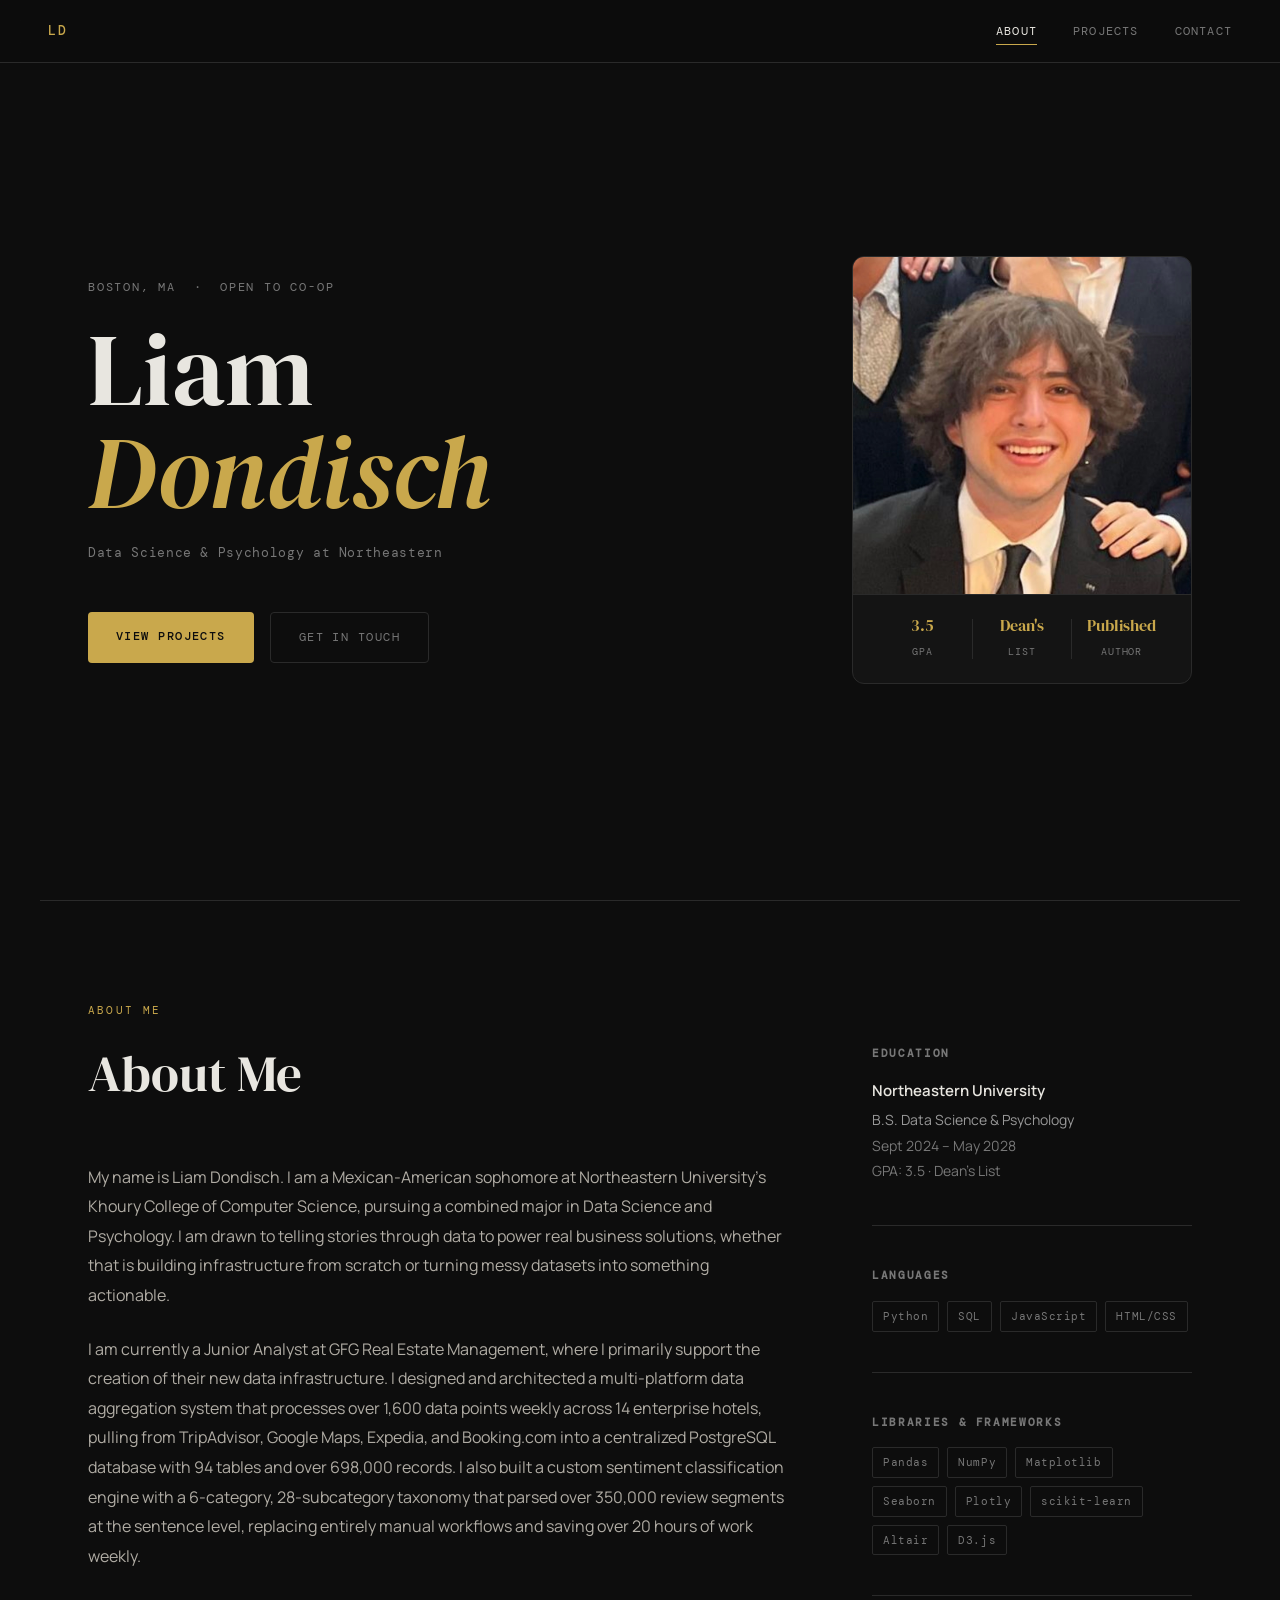
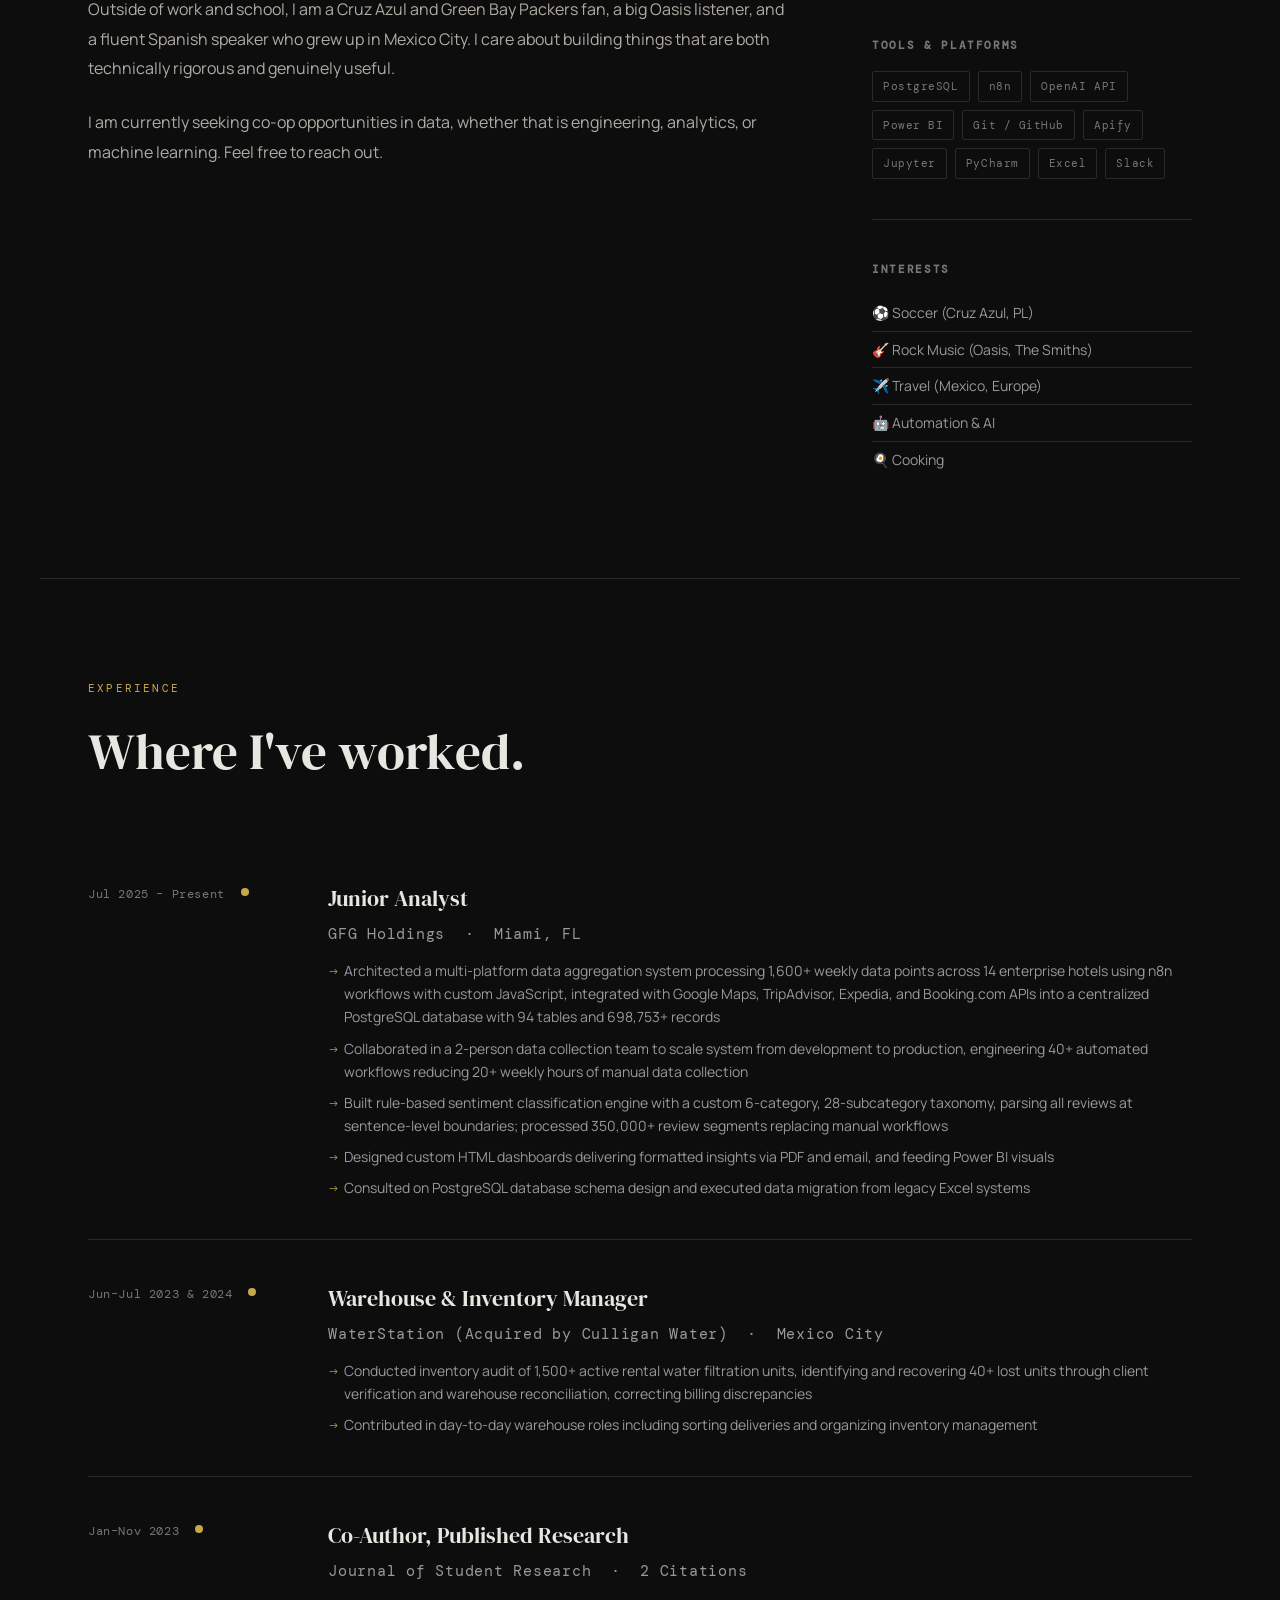
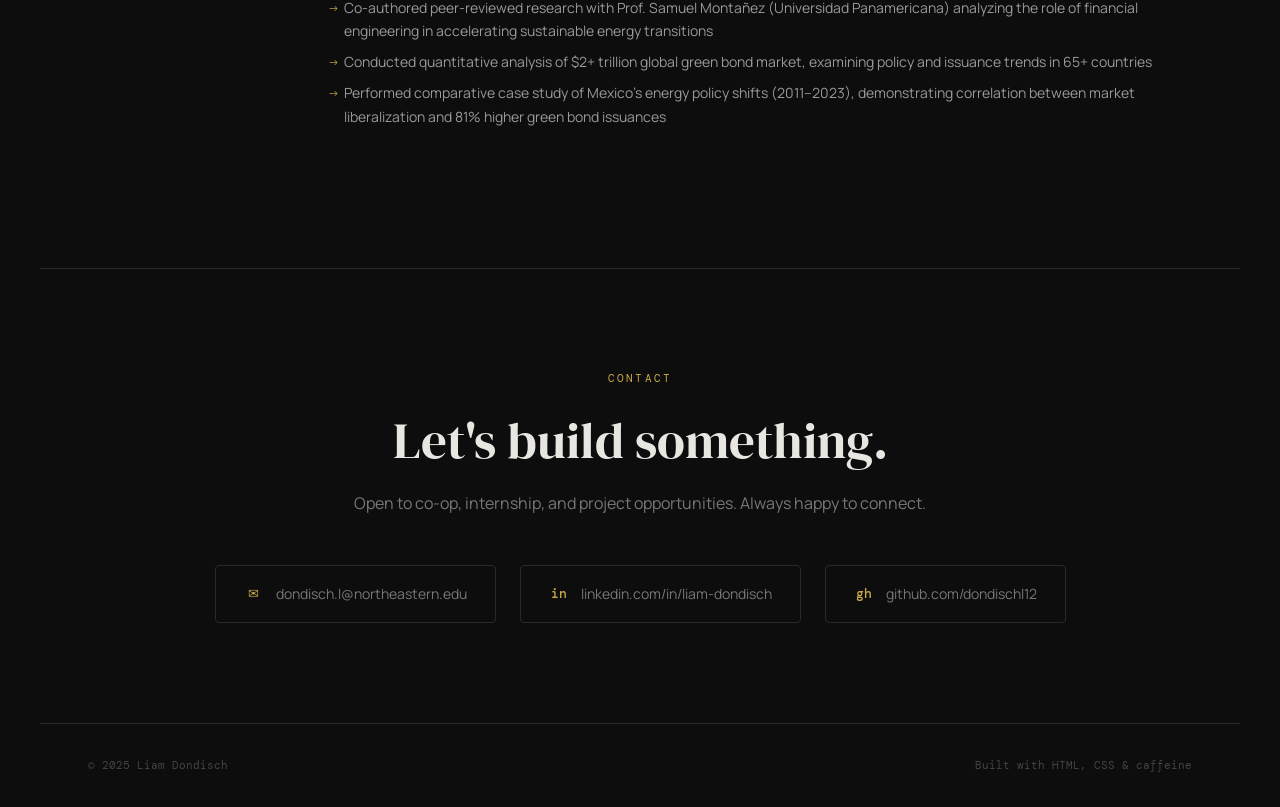
<file: index.html>
<!DOCTYPE html>
<html lang="en">
<head>
  <meta charset="UTF-8" />
  <meta name="viewport" content="width=device-width, initial-scale=1.0"/>
  <title>Liam Dondisch</title>
  <link rel="preconnect" href="https://fonts.googleapis.com">
  <link rel="preconnect" href="https://fonts.gstatic.com" crossorigin>
  <link href="https://fonts.googleapis.com/css2?family=DM+Serif+Display:ital@0;1&family=DM+Mono:wght@300;400;500&family=Manrope:wght@300;400;500;600;700&display=swap" rel="stylesheet">
  <link rel="stylesheet" href="style.css" />
</head>
<body>

  <!-- NAV -->
  <nav class="nav">
    <span class="nav-logo">LD</span>
    <div class="nav-links">
      <a href="index.html" class="nav-link active">About</a>
      <a href="projects.html" class="nav-link">Projects</a>
      <a href="#contact" class="nav-link">Contact</a>
    </div>
  </nav>

  <!-- HERO -->
  <section class="hero">
    <div class="hero-text">
      <p class="hero-eyebrow">Boston, MA &nbsp;·&nbsp; Open to Co-op</p>
      <h1 class="hero-name">Liam<br><em>Dondisch</em></h1>
      <p class="hero-tagline">Data Science &amp; Psychology at Northeastern</p>
      <div class="hero-cta">
        <a href="projects.html" class="btn btn-primary">View Projects</a>
        <a href="#contact" class="btn btn-ghost">Get In Touch</a>
      </div>
    </div>
    <div class="hero-visual">
      <div class="hero-card">
        <div class="hero-img-placeholder">
          <img src="photo.jpg" alt="Liam Dondisch" style="width:100%;height:100%;object-fit:cover;object-position:center top;" />
        </div>
        <div class="hero-stats">
          <div class="stat">
            <span class="stat-num">3.5</span>
            <span class="stat-label">GPA</span>
          </div>
          <div class="stat-divider"></div>
          <div class="stat">
            <span class="stat-num">Dean's</span>
            <span class="stat-label">List</span>
          </div>
          <div class="stat-divider"></div>
          <div class="stat">
            <span class="stat-num">Published</span>
            <span class="stat-label">Author</span>
          </div>
        </div>
      </div>
    </div>
  </section>

  <!-- ABOUT -->
  <section class="section about">
    <div class="section-label">About Me</div>
    <div class="about-grid">
      <div class="about-main">
        <h2 class="section-heading">About Me</h2>
        <div class="about-body">
          <p>
            My name is Liam Dondisch. I am a Mexican-American sophomore at Northeastern University's Khoury College of Computer Science, pursuing a combined major in Data Science and Psychology. I am drawn to telling stories through data to power real business solutions, whether that is building infrastructure from scratch or turning messy datasets into something actionable.
          </p>
          <p>
            I am currently a Junior Analyst at GFG Real Estate Management, where I primarily support the creation of their new data infrastructure. I designed and architected a multi-platform data aggregation system that processes over 1,600 data points weekly across 14 enterprise hotels, pulling from TripAdvisor, Google Maps, Expedia, and Booking.com into a centralized PostgreSQL database with 94 tables and over 698,000 records. I also built a custom sentiment classification engine with a 6-category, 28-subcategory taxonomy that parsed over 350,000 review segments at the sentence level, replacing entirely manual workflows and saving over 20 hours of work weekly.
          </p>
          <p>
            Outside of work and school, I am a Cruz Azul and Green Bay Packers fan, a big Oasis listener, and a fluent Spanish speaker who grew up in Mexico City. I care about building things that are both technically rigorous and genuinely useful.
          </p>
          <p>
            I am currently seeking co-op opportunities in data, whether that is engineering, analytics, or machine learning. Feel free to reach out.
          </p>
        </div>
      </div>
      <div class="about-sidebar">
        <div class="sidebar-block">
          <h4>Education</h4>
          <p class="sidebar-school">Northeastern University</p>
          <p class="sidebar-detail">B.S. Data Science &amp; Psychology</p>
          <p class="sidebar-detail muted">Sept 2024 – May 2028</p>
          <p class="sidebar-detail muted">GPA: 3.5 · Dean's List</p>
        </div>
        <div class="sidebar-block">
          <h4>Languages</h4>
          <div class="skill-tags">
            <span class="tag">Python</span>
            <span class="tag">SQL</span>
            <span class="tag">JavaScript</span>
            <span class="tag">HTML/CSS</span>
          </div>
        </div>
        <div class="sidebar-block">
          <h4>Libraries &amp; Frameworks</h4>
          <div class="skill-tags">
            <span class="tag">Pandas</span>
            <span class="tag">NumPy</span>
            <span class="tag">Matplotlib</span>
            <span class="tag">Seaborn</span>
            <span class="tag">Plotly</span>
            <span class="tag">scikit-learn</span>
            <span class="tag">Altair</span>
            <span class="tag">D3.js</span>
          </div>
        </div>
        <div class="sidebar-block">
          <h4>Tools &amp; Platforms</h4>
          <div class="skill-tags">
            <span class="tag">PostgreSQL</span>
            <span class="tag">n8n</span>
            <span class="tag">OpenAI API</span>
            <span class="tag">Power BI</span>
            <span class="tag">Git / GitHub</span>
            <span class="tag">Apify</span>
            <span class="tag">Jupyter</span>
            <span class="tag">PyCharm</span>
            <span class="tag">Excel</span>
            <span class="tag">Slack</span>
          </div>
        </div>
        <div class="sidebar-block">
          <h4>Interests</h4>
          <ul class="interests-list">
            <li>⚽ Soccer (Cruz Azul, PL)</li>
            <li>🎸 Rock Music (Oasis, The Smiths)</li>
            <li>✈️ Travel (Mexico, Europe)</li>
            <li>🤖 Automation &amp; AI</li>
            <li>🍳 Cooking</li>
          </ul>
        </div>
      </div>
    </div>
  </section>

  <!-- EXPERIENCE TIMELINE -->
  <section class="section experience">
    <div class="section-label">Experience</div>
    <h2 class="section-heading">Where I've worked.</h2>
    <div class="timeline">
      <div class="timeline-item">
        <div class="timeline-meta">
          <span class="timeline-date">Jul 2025 – Present</span>
          <span class="timeline-dot"></span>
        </div>
        <div class="timeline-content">
          <h3>Junior Analyst</h3>
          <p class="timeline-org">GFG Holdings &nbsp;·&nbsp; Miami, FL</p>
          <ul class="timeline-bullets">
            <li>Architected a multi-platform data aggregation system processing 1,600+ weekly data points across 14 enterprise hotels using n8n workflows with custom JavaScript, integrated with Google Maps, TripAdvisor, Expedia, and Booking.com APIs into a centralized PostgreSQL database with 94 tables and 698,753+ records</li>
            <li>Collaborated in a 2-person data collection team to scale system from development to production, engineering 40+ automated workflows reducing 20+ weekly hours of manual data collection</li>
            <li>Built rule-based sentiment classification engine with a custom 6-category, 28-subcategory taxonomy, parsing all reviews at sentence-level boundaries; processed 350,000+ review segments replacing manual workflows</li>
            <li>Designed custom HTML dashboards delivering formatted insights via PDF and email, and feeding Power BI visuals</li>
            <li>Consulted on PostgreSQL database schema design and executed data migration from legacy Excel systems</li>
          </ul>
        </div>
      </div>
      <div class="timeline-item">
        <div class="timeline-meta">
          <span class="timeline-date">Jun–Jul 2023 &amp; 2024</span>
          <span class="timeline-dot"></span>
        </div>
        <div class="timeline-content">
          <h3>Warehouse &amp; Inventory Manager</h3>
          <p class="timeline-org">WaterStation (Acquired by Culligan Water) &nbsp;·&nbsp; Mexico City</p>
          <ul class="timeline-bullets">
            <li>Conducted inventory audit of 1,500+ active rental water filtration units, identifying and recovering 40+ lost units through client verification and warehouse reconciliation, correcting billing discrepancies</li>
            <li>Contributed in day-to-day warehouse roles including sorting deliveries and organizing inventory management</li>
          </ul>
        </div>
      </div>
      <div class="timeline-item">
        <div class="timeline-meta">
          <span class="timeline-date">Jan–Nov 2023</span>
          <span class="timeline-dot"></span>
        </div>
        <div class="timeline-content">
          <h3>Co-Author, Published Research</h3>
          <p class="timeline-org">Journal of Student Research &nbsp;·&nbsp; 2 Citations</p>
          <ul class="timeline-bullets">
            <li>Co-authored peer-reviewed research with Prof. Samuel Montañez (Universidad Panamericana) analyzing the role of financial engineering in accelerating sustainable energy transitions</li>
            <li>Conducted quantitative analysis of $2+ trillion global green bond market, examining policy and issuance trends in 65+ countries</li>
            <li>Performed comparative case study of Mexico's energy policy shifts (2011–2023), demonstrating correlation between market liberalization and 81% higher green bond issuances</li>
          </ul>
        </div>
      </div>
    </div>
  </section>

  <!-- CONTACT -->
  <section class="section contact" id="contact">
    <div class="section-label">Contact</div>
    <h2 class="section-heading">Let's build something.</h2>
    <p class="contact-sub">Open to co-op, internship, and project opportunities. Always happy to connect.</p>
    <div class="contact-links">
      <a href="mailto:dondisch.l@northeastern.edu" class="contact-item">
        <span class="contact-icon">✉</span>
        <span>dondisch.l@northeastern.edu</span>
      </a>
      <a href="https://www.linkedin.com/in/liam-dondisch" target="_blank" class="contact-item">
        <span class="contact-icon">in</span>
        <span>linkedin.com/in/liam-dondisch</span>
      </a>
      <a href="https://github.com/dondischl12" target="_blank" class="contact-item">
        <span class="contact-icon">gh</span>
        <span>github.com/dondischl12</span>
      </a>
    </div>
  </section>

  <footer class="footer">
    <span>© 2025 Liam Dondisch</span>
    <span>Built with HTML, CSS &amp; caffeine</span>
  </footer>

</body>
</html>
</file>
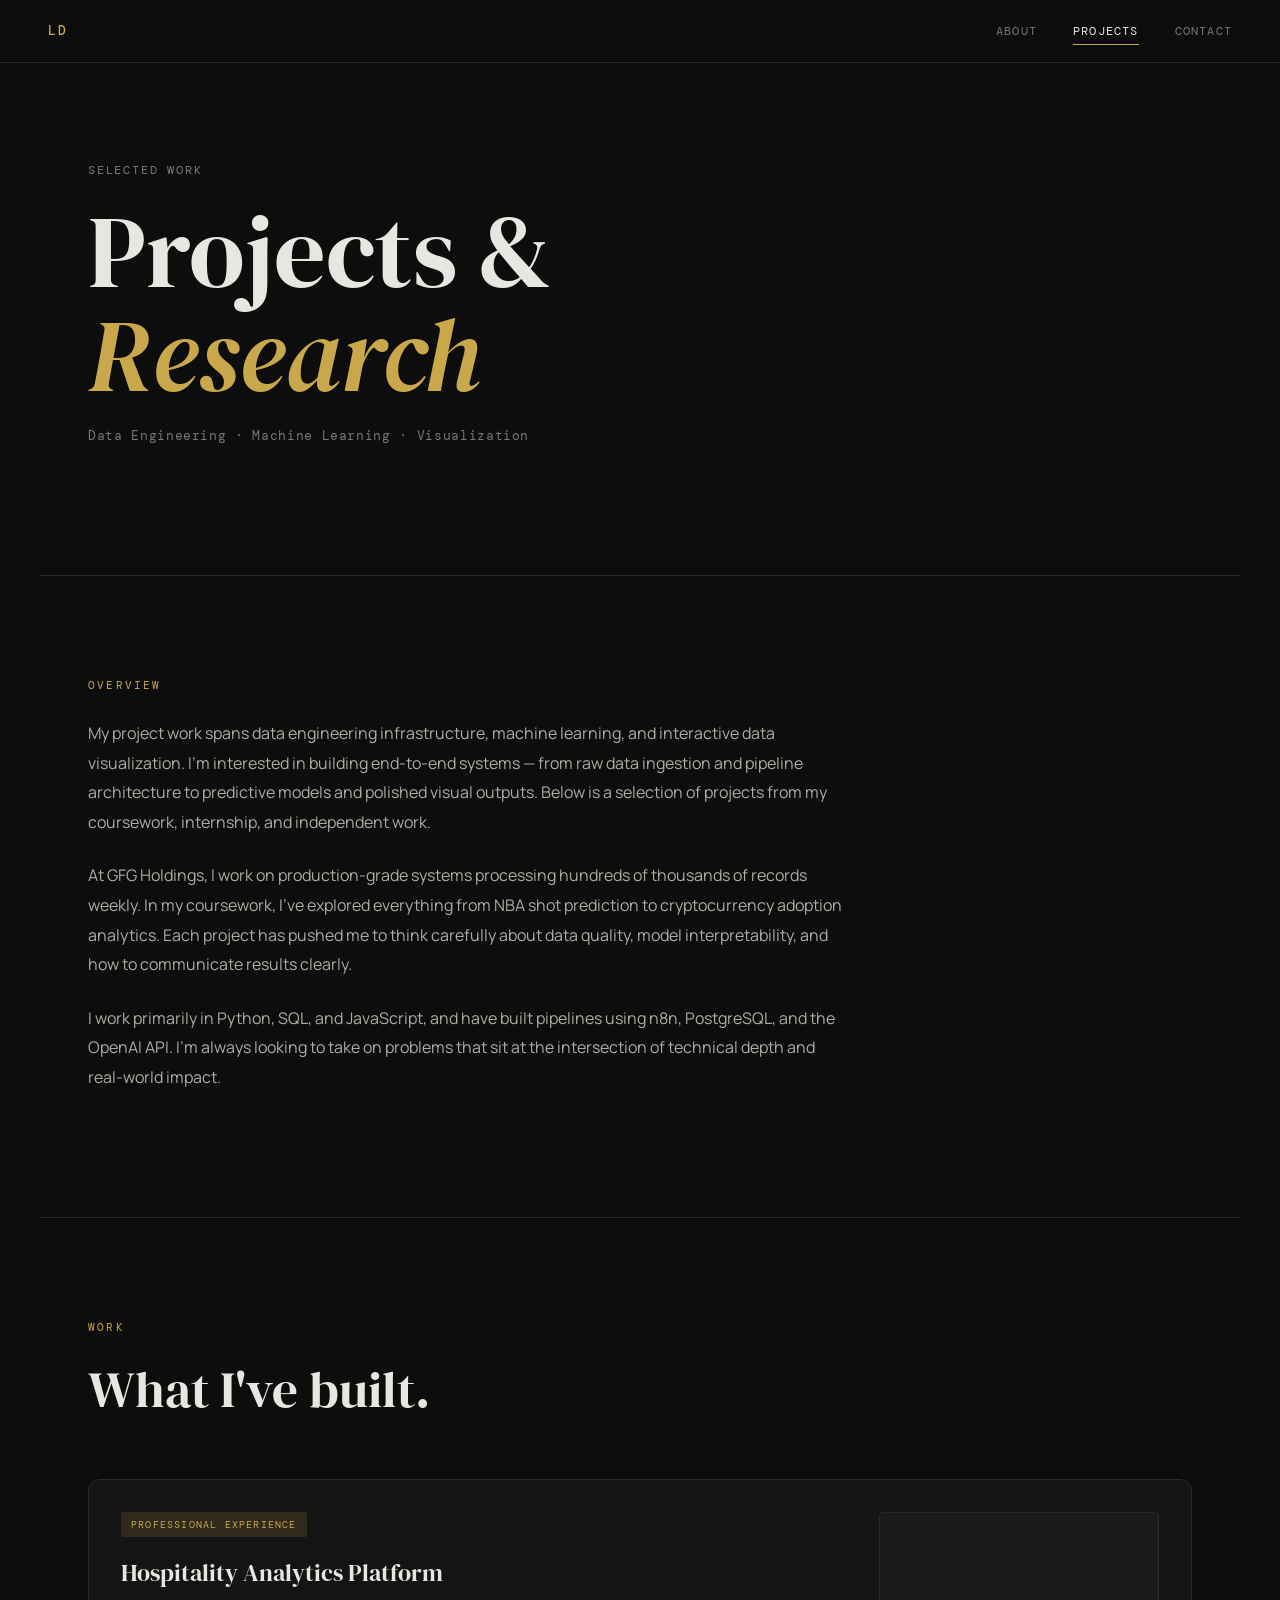
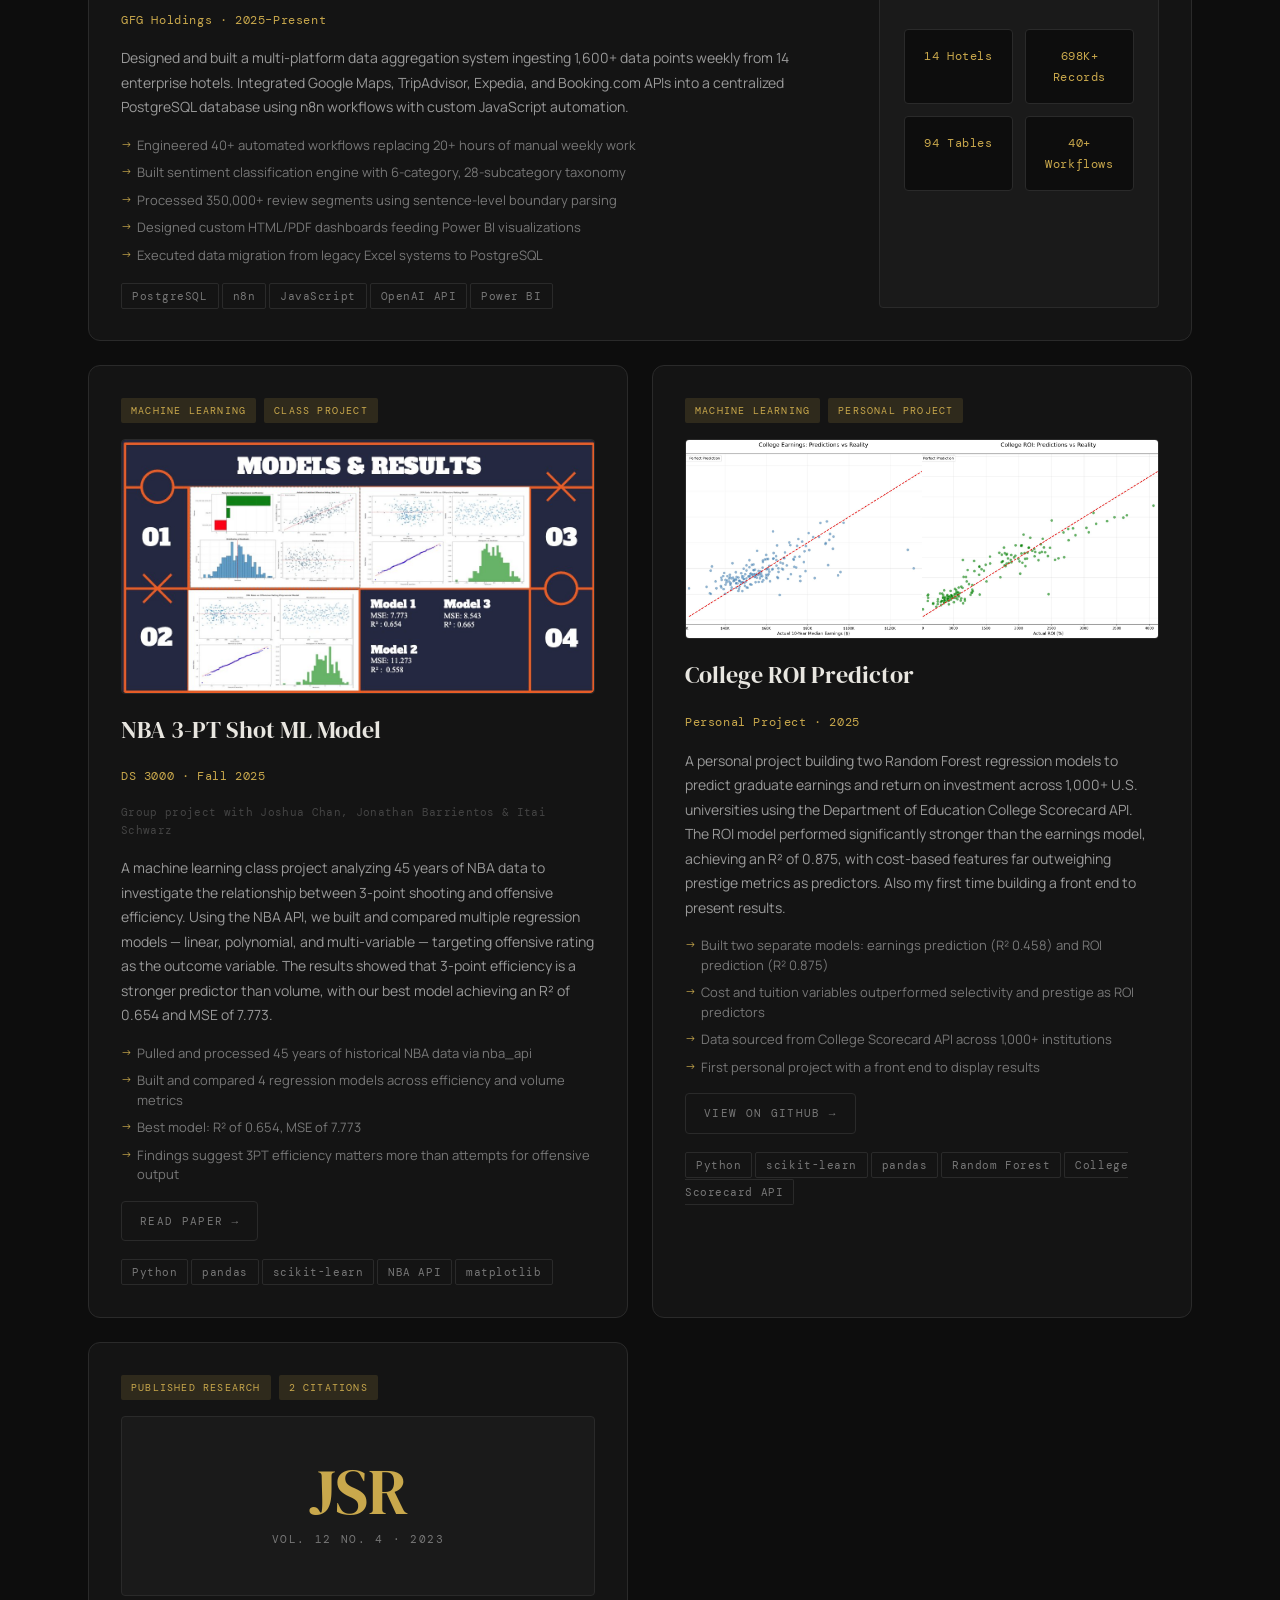
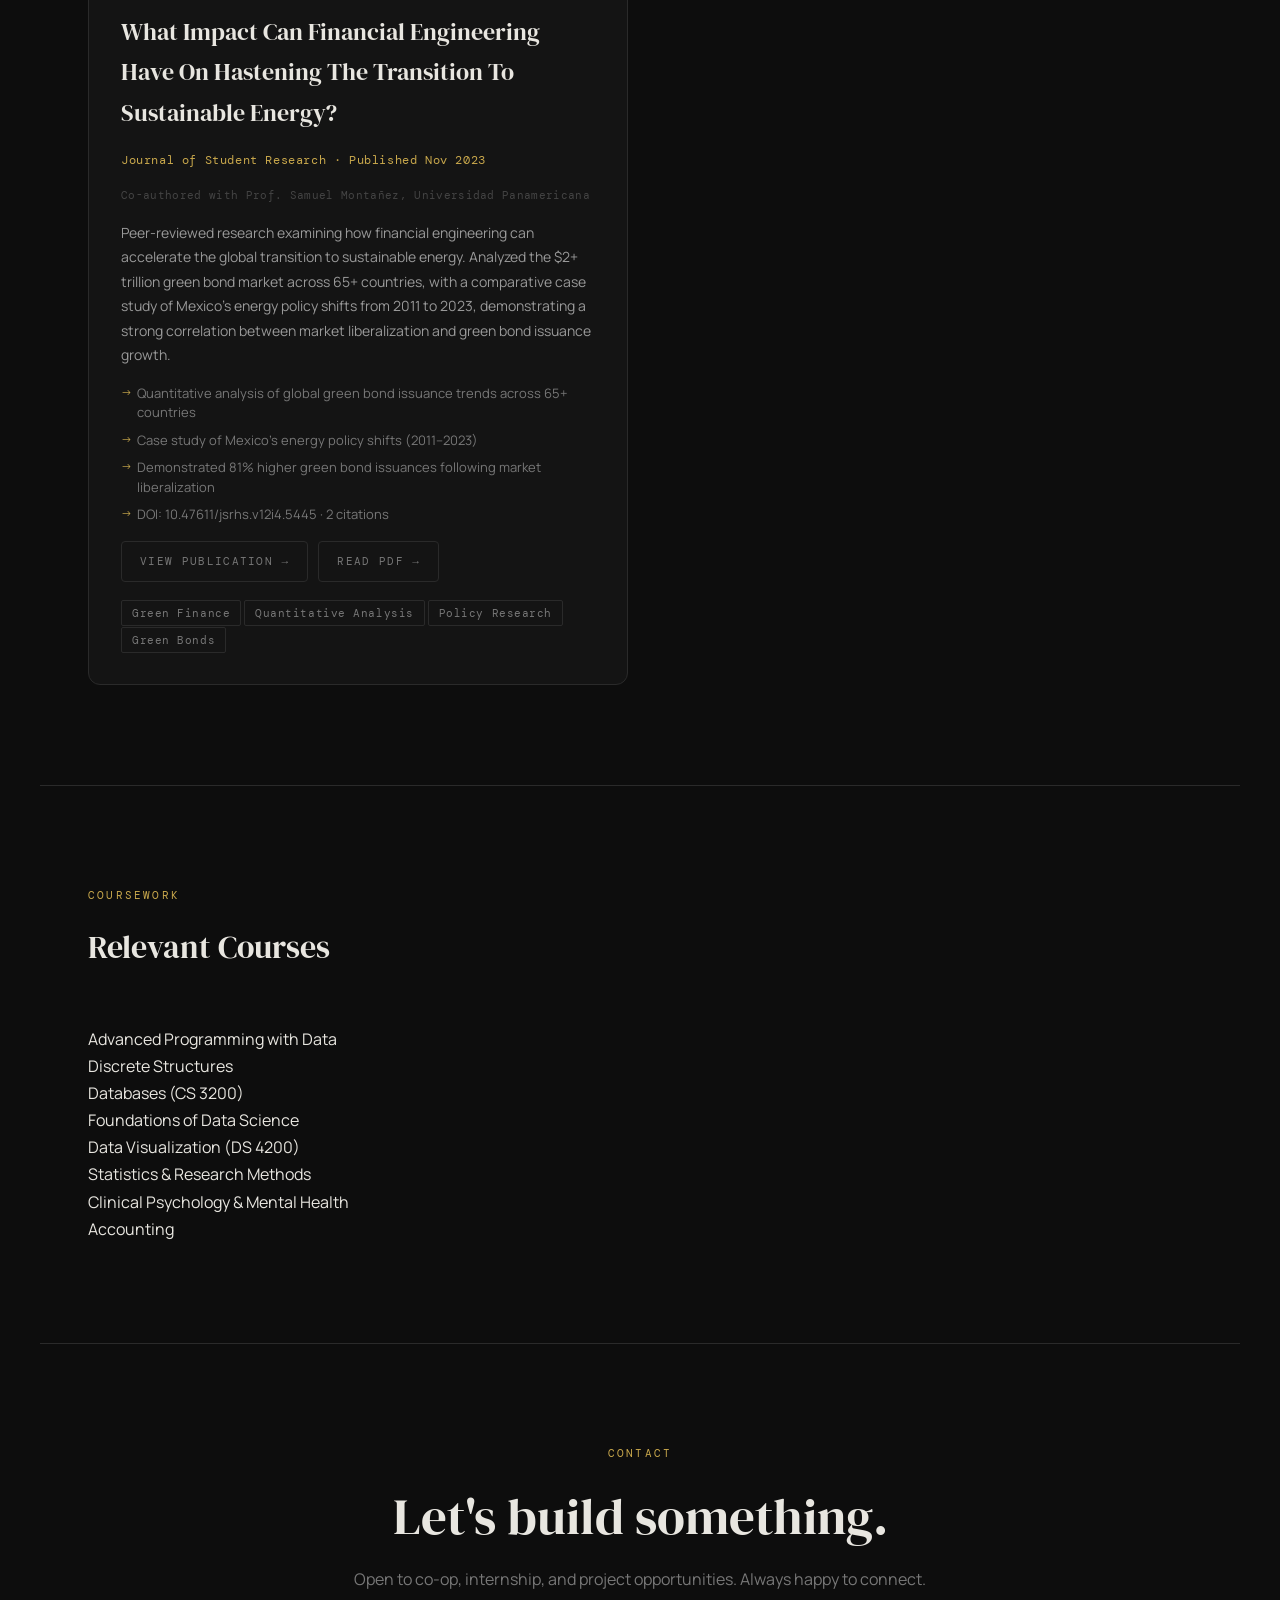
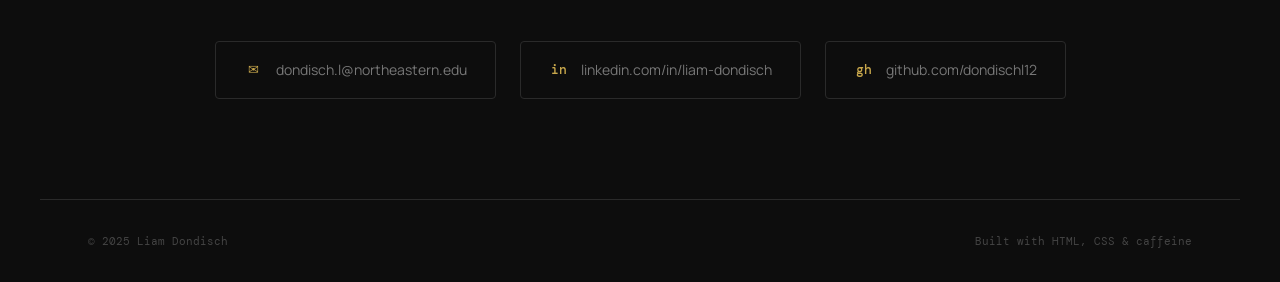
<file: projects.html>
<!DOCTYPE html>
<html lang="en">
<head>
  <meta charset="UTF-8" />
  <meta name="viewport" content="width=device-width, initial-scale=1.0"/>
  <title>Projects — Liam Dondisch</title>
  <link rel="preconnect" href="https://fonts.googleapis.com">
  <link rel="preconnect" href="https://fonts.gstatic.com" crossorigin>
  <link href="https://fonts.googleapis.com/css2?family=DM+Serif+Display:ital@0;1&family=DM+Mono:wght@300;400;500&family=Manrope:wght@300;400;500;600;700&display=swap" rel="stylesheet">
  <link rel="stylesheet" href="style.css" />
</head>
<body>

  <!-- NAV -->
  <nav class="nav">
    <a href="index.html" class="nav-logo">LD</a>
    <div class="nav-links">
      <a href="index.html" class="nav-link">About</a>
      <a href="projects.html" class="nav-link active">Projects</a>
      <a href="index.html#contact" class="nav-link">Contact</a>
    </div>
  </nav>

  <!-- PAGE HEADER -->
  <section class="page-header">
    <p class="hero-eyebrow">Selected Work</p>
    <h1 class="hero-name">Projects &<br><em>Research</em></h1>
    <p class="hero-tagline">Data Engineering · Machine Learning · Visualization</p>
  </section>

  <!-- PROJECTS INTRO -->
  <section class="section projects-intro">
    <div class="section-label">Overview</div>
    <div class="about-main" style="max-width: 760px;">
      <p>
        My project work spans data engineering infrastructure, machine learning, and interactive data visualization. I'm interested in building end-to-end systems — from raw data ingestion and pipeline architecture to predictive models and polished visual outputs. Below is a selection of projects from my coursework, internship, and independent work.
      </p>
      <p>
        At GFG Holdings, I work on production-grade systems processing hundreds of thousands of records weekly. In my coursework, I've explored everything from NBA shot prediction to cryptocurrency adoption analytics. Each project has pushed me to think carefully about data quality, model interpretability, and how to communicate results clearly.
      </p>
      <p>
        I work primarily in Python, SQL, and JavaScript, and have built pipelines using n8n, PostgreSQL, and the OpenAI API. I'm always looking to take on problems that sit at the intersection of technical depth and real-world impact.
      </p>
    </div>
  </section>

  <!-- PROJECT CARDS -->
  <section class="section projects-grid-section">
    <div class="section-label">Work</div>
    <h2 class="section-heading">What I've built.</h2>

    <div class="projects-grid">

      <!-- GFG -->
      <div class="project-card featured">
        <div class="project-card-header">
          <span class="project-tag">Professional Experience</span>
        </div>
        <div class="project-visual gfg-visual">
          <div class="visual-grid">
            <div class="vg-item">14 Hotels</div>
            <div class="vg-item">698K+ Records</div>
            <div class="vg-item">94 Tables</div>
            <div class="vg-item">40+ Workflows</div>
          </div>
        </div>
        <h3>Hospitality Analytics Platform</h3>
        <p class="project-org">GFG Holdings · 2025–Present</p>
        <p class="project-desc">
          Designed and built a multi-platform data aggregation system ingesting 1,600+ data points weekly from 14 enterprise hotels. Integrated Google Maps, TripAdvisor, Expedia, and Booking.com APIs into a centralized PostgreSQL database using n8n workflows with custom JavaScript automation.
        </p>
        <ul class="project-highlights">
          <li>Engineered 40+ automated workflows replacing 20+ hours of manual weekly work</li>
          <li>Built sentiment classification engine with 6-category, 28-subcategory taxonomy</li>
          <li>Processed 350,000+ review segments using sentence-level boundary parsing</li>
          <li>Designed custom HTML/PDF dashboards feeding Power BI visualizations</li>
          <li>Executed data migration from legacy Excel systems to PostgreSQL</li>
        </ul>
        <div class="project-stack">
          <span class="tag">PostgreSQL</span>
          <span class="tag">n8n</span>
          <span class="tag">JavaScript</span>
          <span class="tag">OpenAI API</span>
          <span class="tag">Power BI</span>
        </div>
      </div>

      <!-- NBA -->
      <div class="project-card">
        <div class="project-card-header">
          <span class="project-tag">Machine Learning</span>
          <span class="project-tag">Class Project</span>
        </div>
        <div class="project-visual" style="padding:0; min-height:200px;">
          <img src="nba-results.png" alt="NBA Models & Results" style="width:100%; height:100%; object-fit:cover; border-radius:4px;" />
        </div>
        <h3>NBA 3-PT Shot ML Model</h3>
        <p class="project-org">DS 3000 · Fall 2025</p>
        <p class="project-teammates">Group project with Joshua Chan, Jonathan Barrientos &amp; Itai Schwarz</p>
        <p class="project-desc">
          A machine learning class project analyzing 45 years of NBA data to investigate the relationship between 3-point shooting and offensive efficiency. Using the NBA API, we built and compared multiple regression models — linear, polynomial, and multi-variable — targeting offensive rating as the outcome variable. The results showed that 3-point efficiency is a stronger predictor than volume, with our best model achieving an R² of 0.654 and MSE of 7.773.
        </p>
        <ul class="project-highlights">
          <li>Pulled and processed 45 years of historical NBA data via nba_api</li>
          <li>Built and compared 4 regression models across efficiency and volume metrics</li>
          <li>Best model: R² of 0.654, MSE of 7.773</li>
          <li>Findings suggest 3PT efficiency matters more than attempts for offensive output</li>
        </ul>
        <div class="project-links">
          <a href="Basketball_3-Pointer_ML_Paper.pdf" target="_blank" class="btn btn-ghost" style="font-size:11px; padding:10px 18px;">Read Paper →</a>
        </div>
        <div class="project-stack">
          <span class="tag">Python</span>
          <span class="tag">pandas</span>
          <span class="tag">scikit-learn</span>
          <span class="tag">NBA API</span>
          <span class="tag">matplotlib</span>
        </div>
      </div>

      <!-- College ROI -->
      <div class="project-card">
        <div class="project-card-header">
          <span class="project-tag">Machine Learning</span>
          <span class="project-tag">Personal Project</span>
        </div>
        <div class="project-visual" style="padding:0; min-height:200px; display:grid; grid-template-columns:1fr 1fr; gap:0;">
          <img src="roi-earnings.png" alt="College Earnings Predictions vs Actual" style="width:100%; height:100%; object-fit:cover;" />
          <img src="roi-returns.png" alt="College ROI Predictions vs Actual" style="width:100%; height:100%; object-fit:cover;" />
        </div>
        <h3>College ROI Predictor</h3>
        <p class="project-org">Personal Project · 2025</p>
        <p class="project-desc">
          A personal project building two Random Forest regression models to predict graduate earnings and return on investment across 1,000+ U.S. universities using the Department of Education College Scorecard API. The ROI model performed significantly stronger than the earnings model, achieving an R² of 0.875, with cost-based features far outweighing prestige metrics as predictors. Also my first time building a front end to present results.
        </p>
        <ul class="project-highlights">
          <li>Built two separate models: earnings prediction (R² 0.458) and ROI prediction (R² 0.875)</li>
          <li>Cost and tuition variables outperformed selectivity and prestige as ROI predictors</li>
          <li>Data sourced from College Scorecard API across 1,000+ institutions</li>
          <li>First personal project with a front end to display results</li>
        </ul>
        <div class="project-links">
          <a href="https://github.com/dondischl12/college-roi-predictor" target="_blank" class="btn btn-ghost" style="font-size:11px; padding:10px 18px;">View on GitHub →</a>
        </div>
        <div class="project-stack">
          <span class="tag">Python</span>
          <span class="tag">scikit-learn</span>
          <span class="tag">pandas</span>
          <span class="tag">Random Forest</span>
          <span class="tag">College Scorecard API</span>
        </div>
      </div>

      <!-- Research Paper -->
      <div class="project-card">
        <div class="project-card-header">
          <span class="project-tag">Published Research</span>
          <span class="project-tag">2 Citations</span>
        </div>
        <div class="project-visual research-visual">
          <div class="research-badge">
            <span class="rb-num">JSR</span>
            <span class="rb-label">Vol. 12 No. 4 · 2023</span>
          </div>
        </div>
        <h3>What Impact Can Financial Engineering Have On Hastening The Transition To Sustainable Energy?</h3>
        <p class="project-org">Journal of Student Research · Published Nov 2023</p>
        <p class="project-teammates">Co-authored with Prof. Samuel Montañez, Universidad Panamericana</p>
        <p class="project-desc">
          Peer-reviewed research examining how financial engineering can accelerate the global transition to sustainable energy. Analyzed the $2+ trillion green bond market across 65+ countries, with a comparative case study of Mexico's energy policy shifts from 2011 to 2023, demonstrating a strong correlation between market liberalization and green bond issuance growth.
        </p>
        <ul class="project-highlights">
          <li>Quantitative analysis of global green bond issuance trends across 65+ countries</li>
          <li>Case study of Mexico's energy policy shifts (2011–2023)</li>
          <li>Demonstrated 81% higher green bond issuances following market liberalization</li>
          <li>DOI: 10.47611/jsrhs.v12i4.5445 · 2 citations</li>
        </ul>
        <div class="project-links">
          <a href="https://www.jsr.org/hs/index.php/path/article/view/5445" target="_blank" class="btn btn-ghost" style="font-size:11px; padding:10px 18px;">View Publication →</a>
          <a href="https://www.jsr.org/hs/index.php/path/article/view/5445/2522" target="_blank" class="btn btn-ghost" style="font-size:11px; padding:10px 18px;">Read PDF →</a>
        </div>
        <div class="project-stack">
          <span class="tag">Green Finance</span>
          <span class="tag">Quantitative Analysis</span>
          <span class="tag">Policy Research</span>
          <span class="tag">Green Bonds</span>
        </div>
      </div>

    </div>
  </section>

  <!-- COURSEWORK -->
  <section class="section coursework">
    <div class="section-label">Coursework</div>
    <h3 class="section-heading" style="font-size: 2rem;">Relevant Courses</h3>
    <div class="course-grid">
      <div class="course-item">Advanced Programming with Data</div>
      <div class="course-item">Discrete Structures</div>
      <div class="course-item">Databases (CS 3200)</div>
      <div class="course-item">Foundations of Data Science</div>
      <div class="course-item">Data Visualization (DS 4200)</div>
      <div class="course-item">Statistics &amp; Research Methods</div>
      <div class="course-item">Clinical Psychology &amp; Mental Health</div>
      <div class="course-item">Accounting</div>
    </div>
  </section>

  <!-- CONTACT -->
  <section class="section contact" id="contact">
    <div class="section-label">Contact</div>
    <h2 class="section-heading">Let's build something.</h2>
    <p class="contact-sub">Open to co-op, internship, and project opportunities. Always happy to connect.</p>
    <div class="contact-links">
      <a href="mailto:dondisch.l@northeastern.edu" class="contact-item">
        <span class="contact-icon">✉</span>
        <span>dondisch.l@northeastern.edu</span>
      </a>
      <a href="https://www.linkedin.com/in/liam-dondisch" target="_blank" class="contact-item">
        <span class="contact-icon">in</span>
        <span>linkedin.com/in/liam-dondisch</span>
      </a>
      <a href="https://github.com/dondischl12" target="_blank" class="contact-item">
        <span class="contact-icon">gh</span>
        <span>github.com/dondischl12</span>
      </a>
    </div>
  </section>

  <footer class="footer">
    <span>© 2025 Liam Dondisch</span>
    <span>Built with HTML, CSS &amp; caffeine</span>
  </footer>

</body>
</html>
</file>
<file: style.css>
/* ============================================
   LIAM DONDISCH — PERSONAL WEBSITE
   Dark editorial aesthetic
   ============================================ */

/* ---- CSS VARIABLES ---- */
:root {
  --bg: #0d0d0d;
  --bg-2: #141414;
  --bg-3: #1a1a1a;
  --border: #2a2a2a;
  --border-hover: #444;
  --text: #e8e6e0;
  --text-muted: #777;
  --text-dim: #444;
  --accent: #c9a84c;       /* warm gold */
  --accent-dim: rgba(201, 168, 76, 0.15);
  --accent-2: #4c8ec9;     /* steel blue for tags */
  --red: #c94c4c;

  --font-display: 'DM Serif Display', Georgia, serif;
  --font-body: 'Manrope', sans-serif;
  --font-mono: 'DM Mono', monospace;

  --max-w: 1200px;
  --section-pad: 100px 48px;
  --radius: 4px;
  --radius-lg: 12px;
}

/* ---- RESET & BASE ---- */
*, *::before, *::after { box-sizing: border-box; margin: 0; padding: 0; }

html { scroll-behavior: smooth; }

body {
  background: var(--bg);
  color: var(--text);
  font-family: var(--font-body);
  font-size: 16px;
  line-height: 1.7;
  -webkit-font-smoothing: antialiased;
}

a { color: inherit; text-decoration: none; }

ul { list-style: none; }

img { display: block; max-width: 100%; }

/* ---- SCROLLBAR ---- */
::-webkit-scrollbar { width: 4px; }
::-webkit-scrollbar-track { background: var(--bg); }
::-webkit-scrollbar-thumb { background: var(--border); }

/* ---- NAV ---- */
.nav {
  position: fixed;
  top: 0; left: 0; right: 0;
  z-index: 100;
  display: flex;
  align-items: center;
  justify-content: space-between;
  padding: 20px 48px;
  background: rgba(13, 13, 13, 0.85);
  backdrop-filter: blur(12px);
  border-bottom: 1px solid var(--border);
}

.nav-logo {
  font-family: var(--font-mono);
  font-size: 13px;
  font-weight: 500;
  letter-spacing: 0.12em;
  color: var(--accent);
  cursor: pointer;
}

.nav-links {
  display: flex;
  gap: 36px;
}

.nav-link {
  font-family: var(--font-mono);
  font-size: 12px;
  font-weight: 400;
  letter-spacing: 0.1em;
  text-transform: uppercase;
  color: var(--text-muted);
  transition: color 0.2s;
  position: relative;
}

.nav-link::after {
  content: '';
  position: absolute;
  bottom: -4px; left: 0;
  width: 0; height: 1px;
  background: var(--accent);
  transition: width 0.25s;
}

.nav-link:hover,
.nav-link.active {
  color: var(--text);
}

.nav-link:hover::after,
.nav-link.active::after {
  width: 100%;
}

/* ---- HERO ---- */
.hero {
  min-height: 100vh;
  display: flex;
  align-items: center;
  justify-content: space-between;
  gap: 60px;
  padding: 120px 48px 80px;
  max-width: var(--max-w);
  margin: 0 auto;
}

.hero-eyebrow {
  font-family: var(--font-mono);
  font-size: 12px;
  letter-spacing: 0.15em;
  text-transform: uppercase;
  color: var(--text-muted);
  margin-bottom: 20px;
}

.hero-name {
  font-family: var(--font-display);
  font-size: clamp(64px, 8vw, 110px);
  line-height: 1.0;
  font-weight: 400;
  margin-bottom: 20px;
  color: var(--text);
}

.hero-name em {
  font-style: italic;
  color: var(--accent);
}

.hero-tagline {
  font-family: var(--font-mono);
  font-size: 13px;
  color: var(--text-muted);
  letter-spacing: 0.05em;
  margin-bottom: 48px;
}

.hero-cta {
  display: flex;
  gap: 16px;
  flex-wrap: wrap;
}

.btn {
  font-family: var(--font-mono);
  font-size: 12px;
  letter-spacing: 0.12em;
  text-transform: uppercase;
  padding: 14px 28px;
  border-radius: var(--radius);
  cursor: pointer;
  transition: all 0.2s;
  display: inline-block;
}

.btn-primary {
  background: var(--accent);
  color: #0d0d0d;
  font-weight: 500;
}

.btn-primary:hover {
  background: #dbb85a;
  transform: translateY(-1px);
}

.btn-ghost {
  border: 1px solid var(--border);
  color: var(--text-muted);
}

.btn-ghost:hover {
  border-color: var(--accent);
  color: var(--accent);
}

/* HERO VISUAL */
.hero-visual {
  flex-shrink: 0;
  width: 340px;
}

.hero-card {
  border: 1px solid var(--border);
  border-radius: var(--radius-lg);
  overflow: hidden;
  background: var(--bg-2);
}

.hero-img-placeholder {
  width: 100%;
  aspect-ratio: 1;
  background: var(--bg-3);
  display: flex;
  align-items: center;
  justify-content: center;
  border-bottom: 1px solid var(--border);
  /* Replace with your actual photo:
     background: url('your-photo.jpg') center/cover; */
}

.placeholder-initials {
  font-family: var(--font-display);
  font-size: 72px;
  color: var(--border);
  font-style: italic;
}

.hero-stats {
  display: flex;
  align-items: center;
  padding: 20px;
  gap: 0;
}

.stat {
  flex: 1;
  text-align: center;
}

.stat-num {
  display: block;
  font-family: var(--font-display);
  font-size: 16px;
  color: var(--accent);
  line-height: 1.3;
}

.stat-label {
  font-family: var(--font-mono);
  font-size: 10px;
  color: var(--text-muted);
  letter-spacing: 0.08em;
  text-transform: uppercase;
}

.stat-divider {
  width: 1px;
  height: 40px;
  background: var(--border);
  flex-shrink: 0;
}

/* ---- SECTIONS ---- */
.section {
  padding: var(--section-pad);
  max-width: var(--max-w);
  margin: 0 auto;
  border-top: 1px solid var(--border);
}

.section-label {
  font-family: var(--font-mono);
  font-size: 11px;
  letter-spacing: 0.2em;
  text-transform: uppercase;
  color: var(--accent);
  margin-bottom: 24px;
}

.section-heading {
  font-family: var(--font-display);
  font-size: clamp(36px, 4vw, 56px);
  font-weight: 400;
  line-height: 1.15;
  margin-bottom: 60px;
  color: var(--text);
}

.section-heading em {
  font-style: italic;
  color: var(--text-muted);
}

/* ---- ABOUT ---- */
.about-grid {
  display: grid;
  grid-template-columns: 1fr 320px;
  gap: 80px;
  align-items: start;
}

.about-body p {
  color: #b0aca4;
  font-size: 16px;
  line-height: 1.85;
  margin-bottom: 24px;
}

.about-body p:last-child { margin-bottom: 0; }

/* SIDEBAR */
.sidebar-block {
  margin-bottom: 40px;
  padding-bottom: 40px;
  border-bottom: 1px solid var(--border);
}

.sidebar-block:last-child {
  border-bottom: none;
  margin-bottom: 0;
  padding-bottom: 0;
}

.sidebar-block h4 {
  font-family: var(--font-mono);
  font-size: 11px;
  letter-spacing: 0.15em;
  text-transform: uppercase;
  color: var(--text-muted);
  margin-bottom: 16px;
}

.sidebar-school {
  font-size: 15px;
  font-weight: 600;
  margin-bottom: 4px;
}

.sidebar-detail {
  font-size: 14px;
  color: #999;
  margin-bottom: 2px;
}

.sidebar-detail.muted { color: var(--text-muted); }

.skill-tags {
  display: flex;
  flex-wrap: wrap;
  gap: 8px;
}

.tag {
  font-family: var(--font-mono);
  font-size: 11px;
  padding: 5px 10px;
  border: 1px solid var(--border);
  border-radius: 2px;
  color: var(--text-muted);
  letter-spacing: 0.05em;
  transition: border-color 0.2s, color 0.2s;
}

.tag:hover {
  border-color: var(--accent);
  color: var(--accent);
}

.interests-list li {
  font-size: 14px;
  color: #999;
  padding: 6px 0;
  border-bottom: 1px solid var(--border);
}

.interests-list li:last-child { border-bottom: none; }

/* ---- TIMELINE ---- */
.timeline {
  display: flex;
  flex-direction: column;
  gap: 0;
}

.timeline-item {
  display: grid;
  grid-template-columns: 200px 1fr;
  gap: 40px;
  padding: 40px 0;
  border-bottom: 1px solid var(--border);
}

.timeline-item:last-child { border-bottom: none; }

.timeline-meta {
  display: flex;
  align-items: flex-start;
  gap: 16px;
  padding-top: 4px;
}

.timeline-date {
  font-family: var(--font-mono);
  font-size: 12px;
  color: var(--text-muted);
  letter-spacing: 0.05em;
  white-space: nowrap;
}

.timeline-dot {
  width: 8px;
  height: 8px;
  border-radius: 50%;
  background: var(--accent);
  flex-shrink: 0;
  margin-top: 4px;
}

.timeline-content h3 {
  font-family: var(--font-display);
  font-size: 22px;
  font-weight: 400;
  margin-bottom: 4px;
}

.timeline-org {
  font-family: var(--font-mono);
  font-size: 12px;
  color: var(--accent);
  letter-spacing: 0.05em;
  margin-bottom: 12px;
}

.timeline-content p {
  color: #999;
  font-size: 15px;
  line-height: 1.7;
}

.timeline-bullets {
  padding: 0;
  display: flex;
  flex-direction: column;
  gap: 8px;
}

.timeline-bullets li {
  font-size: 14px;
  color: #999;
  padding-left: 16px;
  position: relative;
  line-height: 1.65;
}

.timeline-bullets li::before {
  content: '→';
  position: absolute;
  left: 0;
  color: var(--accent);
  font-size: 11px;
  top: 3px;
}

/* ---- CONTACT ---- */
.contact {
  text-align: center;
}

.contact-sub {
  color: var(--text-muted);
  font-size: 16px;
  margin-bottom: 48px;
  margin-top: -40px;
}

.contact-links {
  display: flex;
  justify-content: center;
  flex-wrap: wrap;
  gap: 24px;
}

.contact-item {
  display: flex;
  align-items: center;
  gap: 12px;
  padding: 16px 28px;
  border: 1px solid var(--border);
  border-radius: var(--radius);
  font-size: 14px;
  color: var(--text-muted);
  transition: all 0.2s;
}

.contact-item:hover {
  border-color: var(--accent);
  color: var(--text);
  transform: translateY(-2px);
}

.contact-icon {
  font-family: var(--font-mono);
  font-size: 13px;
  color: var(--accent);
  font-weight: 500;
  width: 20px;
  text-align: center;
}

/* ---- FOOTER ---- */
.footer {
  padding: 32px 48px;
  border-top: 1px solid var(--border);
  display: flex;
  justify-content: space-between;
  font-family: var(--font-mono);
  font-size: 11px;
  color: var(--text-dim);
  max-width: var(--max-w);
  margin: 0 auto;
}

/* ---- PAGE HEADER (projects page) ---- */
.page-header {
  padding: 160px 48px 80px;
  max-width: var(--max-w);
  margin: 0 auto;
}

/* ---- PROJECTS ---- */
.projects-intro .about-main p {
  color: #b0aca4;
  font-size: 16px;
  line-height: 1.85;
  margin-bottom: 24px;
}

.projects-grid {
  display: grid;
  grid-template-columns: repeat(2, 1fr);
  gap: 24px;
}

.project-card {
  background: var(--bg-2);
  border: 1px solid var(--border);
  border-radius: var(--radius-lg);
  padding: 32px;
  transition: border-color 0.3s, transform 0.3s;
  display: flex;
  flex-direction: column;
  gap: 16px;
}

.project-card:hover {
  border-color: var(--border-hover);
  transform: translateY(-3px);
}

.project-card.featured {
  grid-column: span 2;
  display: grid;
  grid-template-columns: 1fr 280px;
  grid-template-rows: auto auto auto auto auto;
  gap: 16px 40px;
}

.project-card.featured .project-card-header { grid-column: 1; }
.project-card.featured h3 { grid-column: 1; }
.project-card.featured .project-org { grid-column: 1; }
.project-card.featured .project-desc { grid-column: 1; }
.project-card.featured .project-highlights { grid-column: 1; }
.project-card.featured .project-stack { grid-column: 1; }
.project-card.featured .project-visual { grid-column: 2; grid-row: 1 / 7; }

.project-card-header {
  display: flex;
  gap: 8px;
  flex-wrap: wrap;
}

.project-tag {
  font-family: var(--font-mono);
  font-size: 10px;
  letter-spacing: 0.12em;
  text-transform: uppercase;
  padding: 4px 10px;
  background: var(--accent-dim);
  color: var(--accent);
  border-radius: 2px;
}

/* Project visuals */
.project-visual {
  border-radius: var(--radius);
  overflow: hidden;
  background: var(--bg-3);
  border: 1px solid var(--border);
  display: flex;
  align-items: center;
  justify-content: center;
  min-height: 180px;
  padding: 24px;
}

.visual-grid {
  display: grid;
  grid-template-columns: 1fr 1fr;
  gap: 12px;
  width: 100%;
}

.vg-item {
  background: var(--bg);
  border: 1px solid var(--border);
  border-radius: var(--radius);
  padding: 16px 12px;
  font-family: var(--font-mono);
  font-size: 12px;
  color: var(--accent);
  text-align: center;
  letter-spacing: 0.05em;
}

.nba-stats {
  display: flex;
  gap: 24px;
}

.nba-stat {
  text-align: center;
}

.nba-stat span {
  font-family: var(--font-mono);
  font-size: 10px;
  color: var(--text-muted);
  text-transform: uppercase;
  letter-spacing: 0.1em;
  display: block;
  margin-bottom: 6px;
}

.nba-stat strong {
  font-family: var(--font-display);
  font-size: 32px;
  color: var(--accent);
  font-weight: 400;
}

.crypto-bars {
  display: flex;
  align-items: flex-end;
  gap: 8px;
  height: 80px;
  padding: 0 12px;
}

.cbar {
  flex: 1;
  background: var(--accent);
  opacity: 0.7;
  border-radius: 2px 2px 0 0;
  transition: opacity 0.2s;
}

.cbar:nth-child(2) { opacity: 0.5; }
.cbar:nth-child(3) { opacity: 0.3; }
.cbar:nth-child(4) { opacity: 0.9; }
.cbar:nth-child(5) { opacity: 0.6; }

.research-badge {
  text-align: center;
}

.rb-num {
  display: block;
  font-family: var(--font-display);
  font-size: 64px;
  color: var(--accent);
  line-height: 1;
}

.rb-label {
  font-family: var(--font-mono);
  font-size: 11px;
  color: var(--text-muted);
  text-transform: uppercase;
  letter-spacing: 0.15em;
}

.project-card h3 {
  font-family: var(--font-display);
  font-size: 24px;
  font-weight: 400;
}

.project-org {
  font-family: var(--font-mono);
  font-size: 12px;
  color: var(--accent);
  letter-spacing: 0.05em;
}

.project-desc {
  font-size: 14px;
  color: #999;
  line-height: 1.75;
}

.project-highlights {
  padding-left: 0;
  display: flex;
  flex-direction: column;
  gap: 8px;
}

.project-highlights li {
  font-size: 13px;
  color: var(--text-muted);
  padding-left: 16px;
  position: relative;
  line-height: 1.5;
}

.project-highlights li::before {
  content: '→';
  position: absolute;
  left: 0;
  color: var(--accent);
  font-size: 11px;
}

.project-teammates {
  font-family: var(--font-mono);
  font-size: 11px;
  color: var(--text-dim);
  letter-spacing: 0.03em;
}

.project-links {
  display: flex;
  gap: 10px;
  flex-wrap: wrap;
}

.project-card .project-stack {

/* ---- COURSEWORK ---- */
.course-grid {
  display: grid;
  grid-template-columns: repeat(auto-fill, minmax(240px, 1fr));
  gap: 12px;
}

.course-item {
  padding: 16px 20px;
  border: 1px solid var(--border);
  border-radius: var(--radius);
  font-size: 14px;
  color: var(--text-muted);
  font-family: var(--font-mono);
  font-size: 12px;
  letter-spacing: 0.03em;
  transition: border-color 0.2s, color 0.2s;
}

.course-item:hover {
  border-color: var(--accent);
  color: var(--text);
}

/* ---- ANIMATIONS ---- */
@keyframes fadeInUp {
  from { opacity: 0; transform: translateY(24px); }
  to { opacity: 1; transform: translateY(0); }
}

.hero-text > * {
  animation: fadeInUp 0.7s ease both;
}

.hero-eyebrow { animation-delay: 0.1s; }
.hero-name { animation-delay: 0.2s; }
.hero-tagline { animation-delay: 0.35s; }
.hero-cta { animation-delay: 0.5s; }

.hero-visual {
  animation: fadeInUp 0.7s ease 0.3s both;
}

/* ---- RESPONSIVE ---- */
@media (max-width: 900px) {
  :root {
    --section-pad: 70px 24px;
  }

  .nav { padding: 16px 24px; }

  .hero {
    flex-direction: column;
    padding: 120px 24px 60px;
    min-height: auto;
    gap: 48px;
  }

  .hero-visual {
    width: 100%;
    max-width: 360px;
  }

  .about-grid {
    grid-template-columns: 1fr;
    gap: 48px;
  }

  .timeline-item {
    grid-template-columns: 1fr;
    gap: 12px;
  }

  .projects-grid {
    grid-template-columns: 1fr;
  }

  .project-card.featured {
    grid-column: span 1;
    grid-template-columns: 1fr;
  }

  .project-card.featured .project-visual {
    grid-column: 1;
    grid-row: auto;
  }

  .footer {
    flex-direction: column;
    gap: 8px;
    text-align: center;
  }
}
</file>
